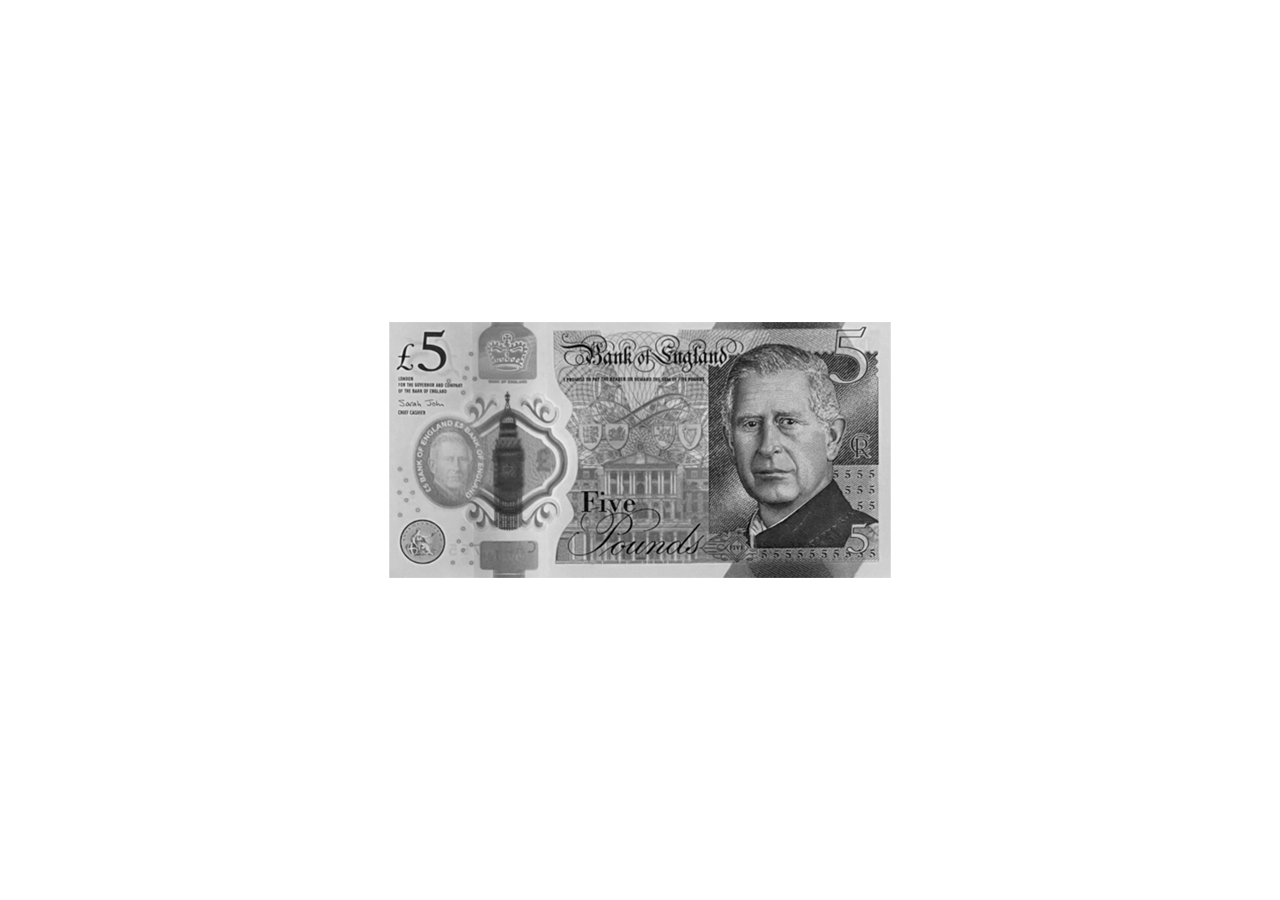
<file: index.html>
<!DOCTYPE html>
<html>
    <head>
        <title>£5 Note</title>
        <link rel="stylesheet" href="style.css">
    </head>
    <body>
        <a href="page2.html">
            <img class="note" src="1NOTE.jpg">
        </a>
    </body>
</html>
</file>
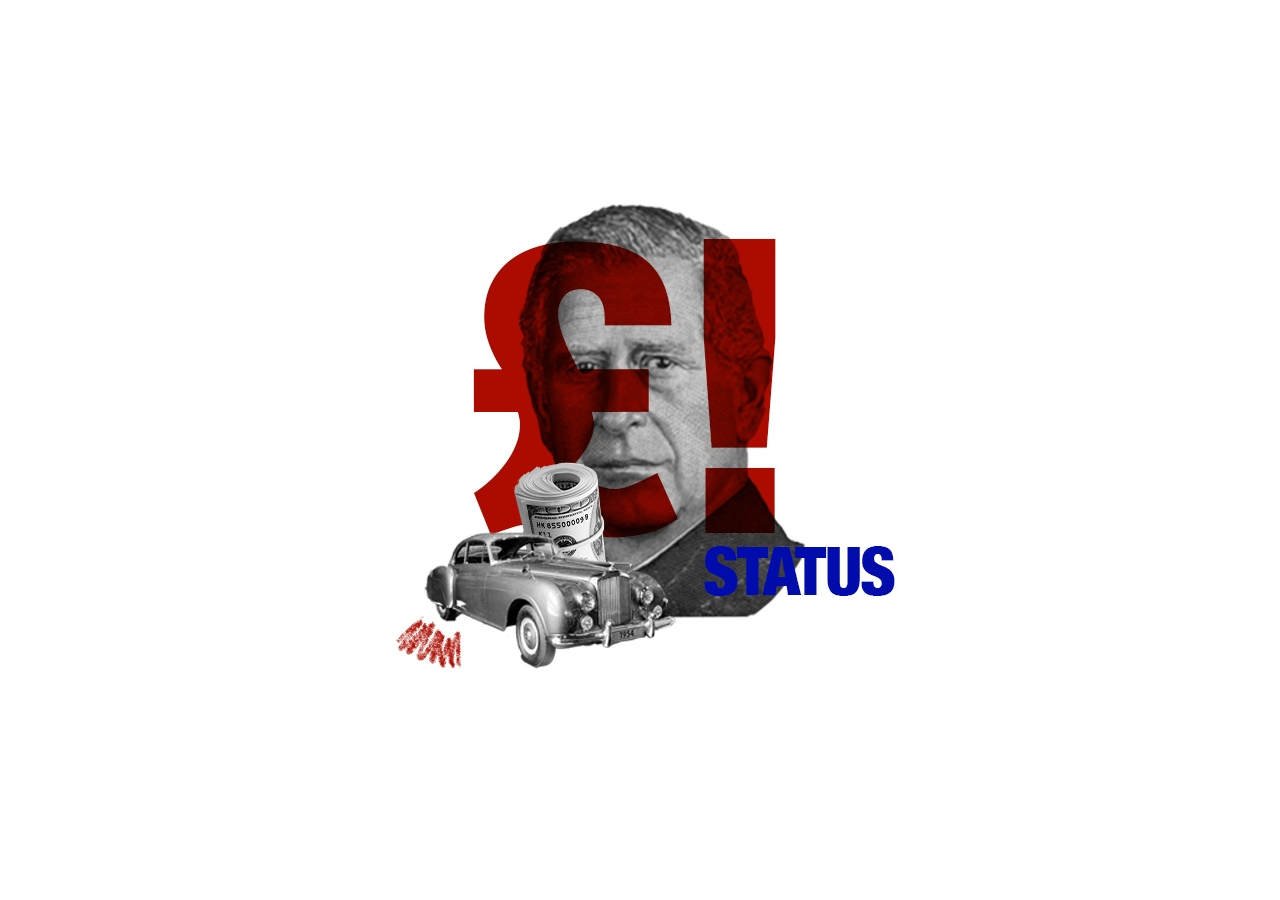
<file: page2.html>
<!DOCTYPE html>
<html>
    <head>
        <title>Charles</title>
        <link rel="stylesheet" href="style.css">
    </head>
    <body>
        <a href="page3.html">
            <img class="Charles" src="22STATUS copy.jpg">
        </a>
    </body>
</html>
</file>
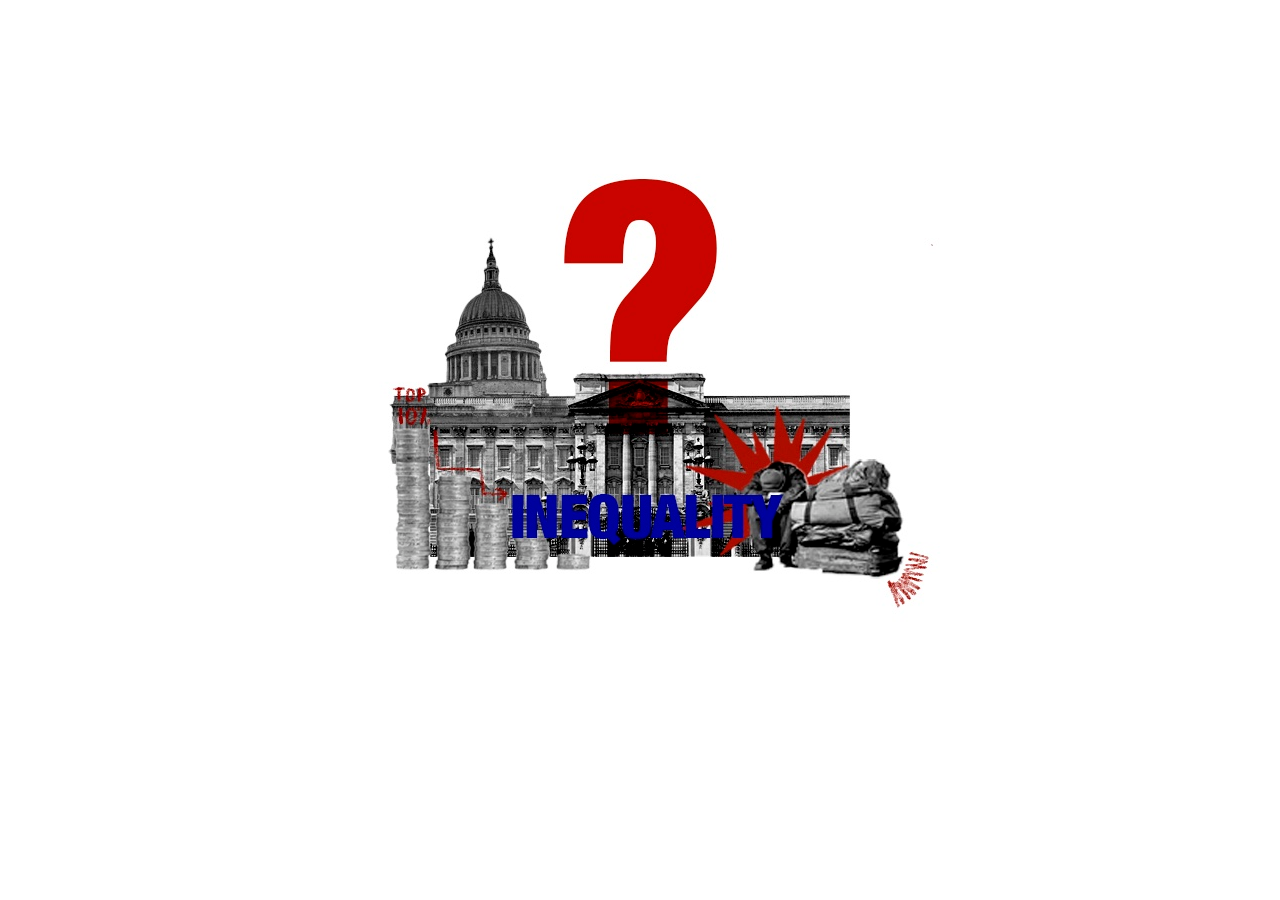
<file: page4.html>
<!DOCTYPE html>
<html>
    <head>
        <title>Inequality</title>
        <link rel="stylesheet" href="style.css">
    </head>
    <body>
        <a href="page5.html">
            <img class="inequality" src="INEQUALITY_FINALL copy.jpg">
        </a>
    </body>
</html>
</file>
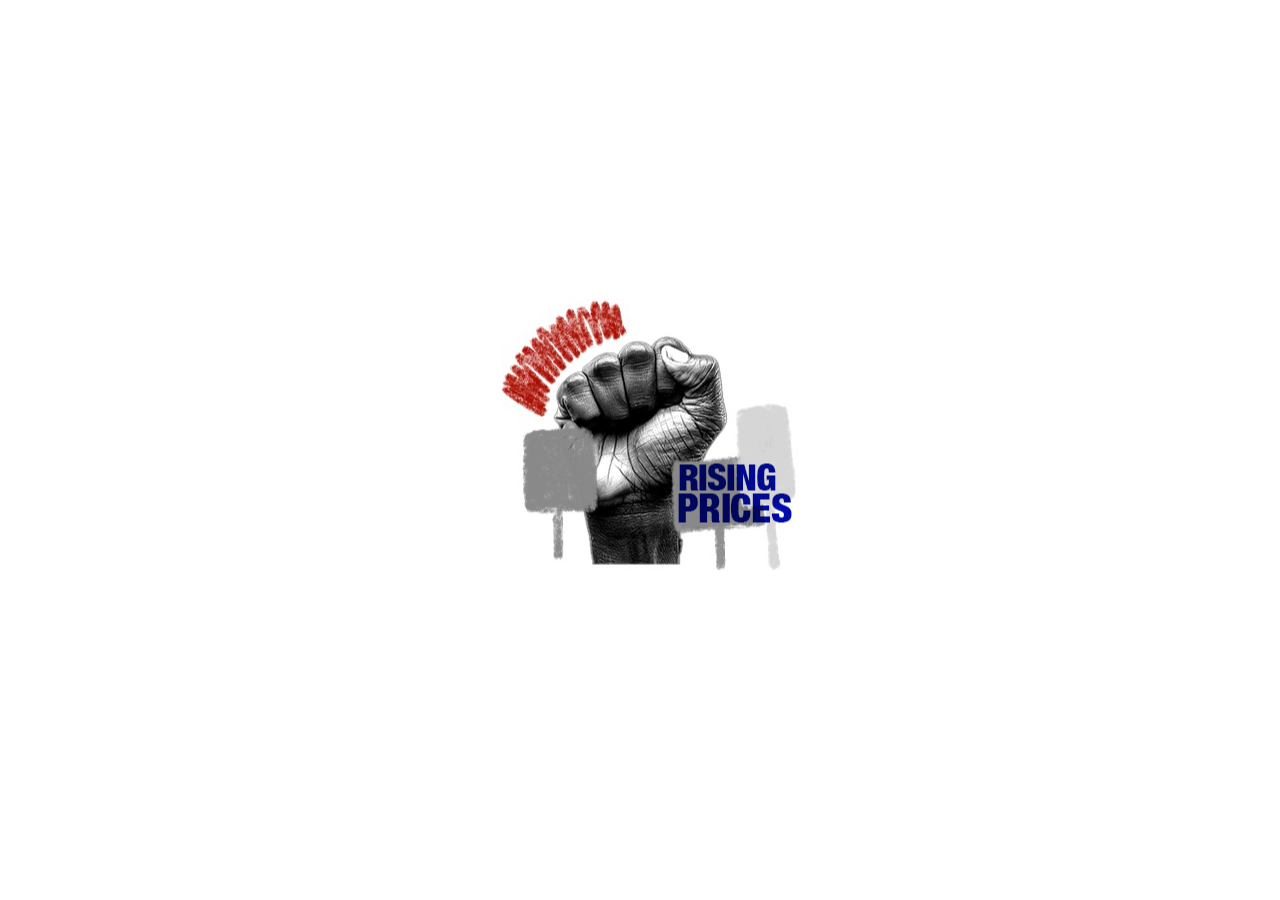
<file: page5.html>
<!DOCTYPE html>
<html>
    <head>
        <title>Protest</title>
        <link rel="stylesheet" href="style.css">
    </head>
    <body>
        <a href="page6.html">
            <img class="protest" src="PROTEST FINALL.jpg">
        </a>
    </body>
</html>
</file>
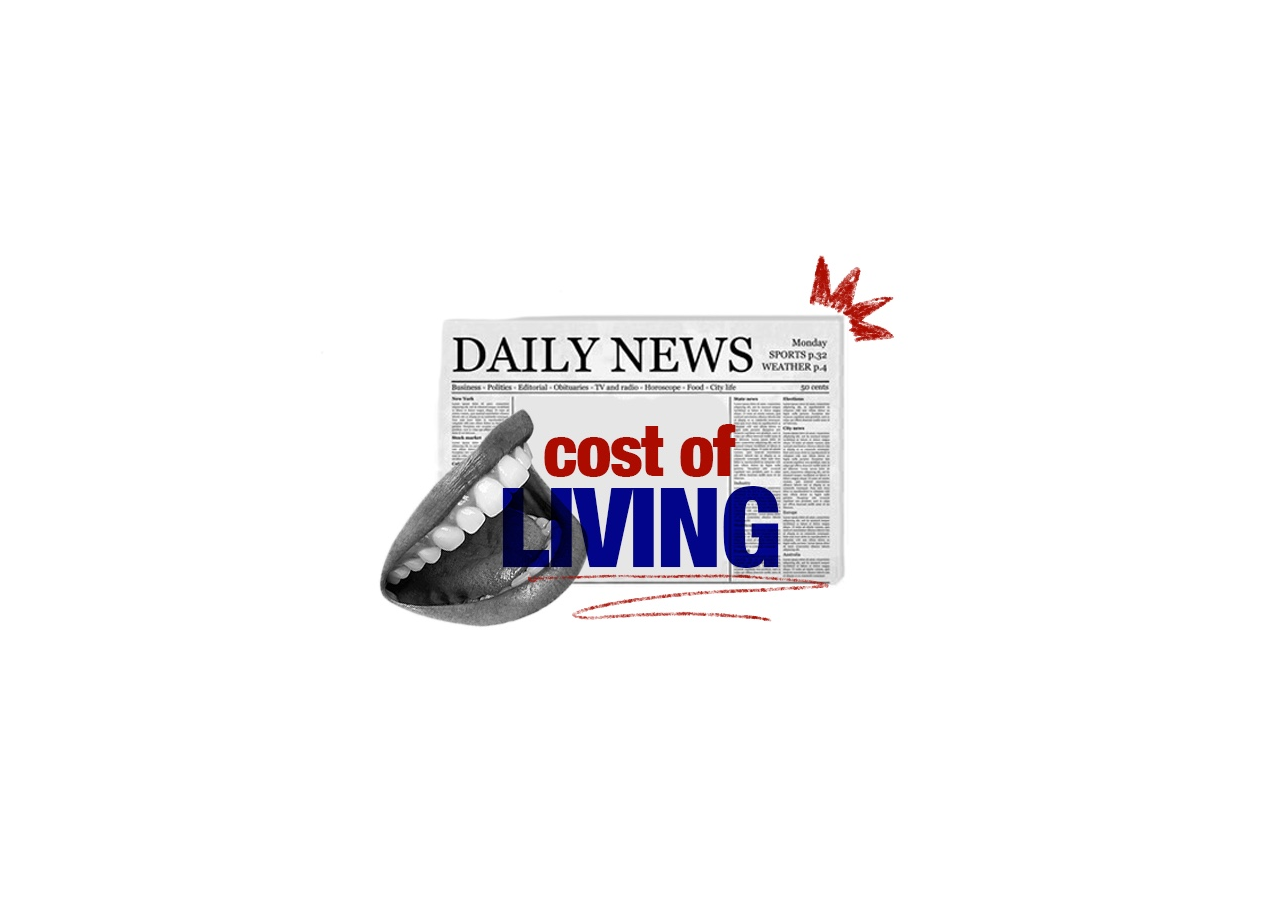
<file: page6.html>
<!DOCTYPE html>
<html>
    <head>
        <title>Cost of living</title>
        <link rel="stylesheet" href="style.css">
    </head>
    <body>
        <a href="index.html">
            <img class="cost of living" src="55LIVING_COST.jpg">
        </a>
    </body>
</html>
</file>
<file: style.css>
body {
    padding:0;
    margin:0;
    background: white
}

img {
    position:absolute;
    top:50%;
    left:50%;
    transform:translate(-50%, -50%)
}

.NOTE {
    width:500px;
    height:auto;
}

.KING {
    width:500px;
    height:auto;
}

.STATUS {
    width:500px;
    height:auto;
}

.INEQUALITY {
    width:500px;
    height:auto
}

.PROTEST { 
    width:500px;
    height:auto;
}

.LIVING {
    width:500px;
    height:auto;
}
</file>
